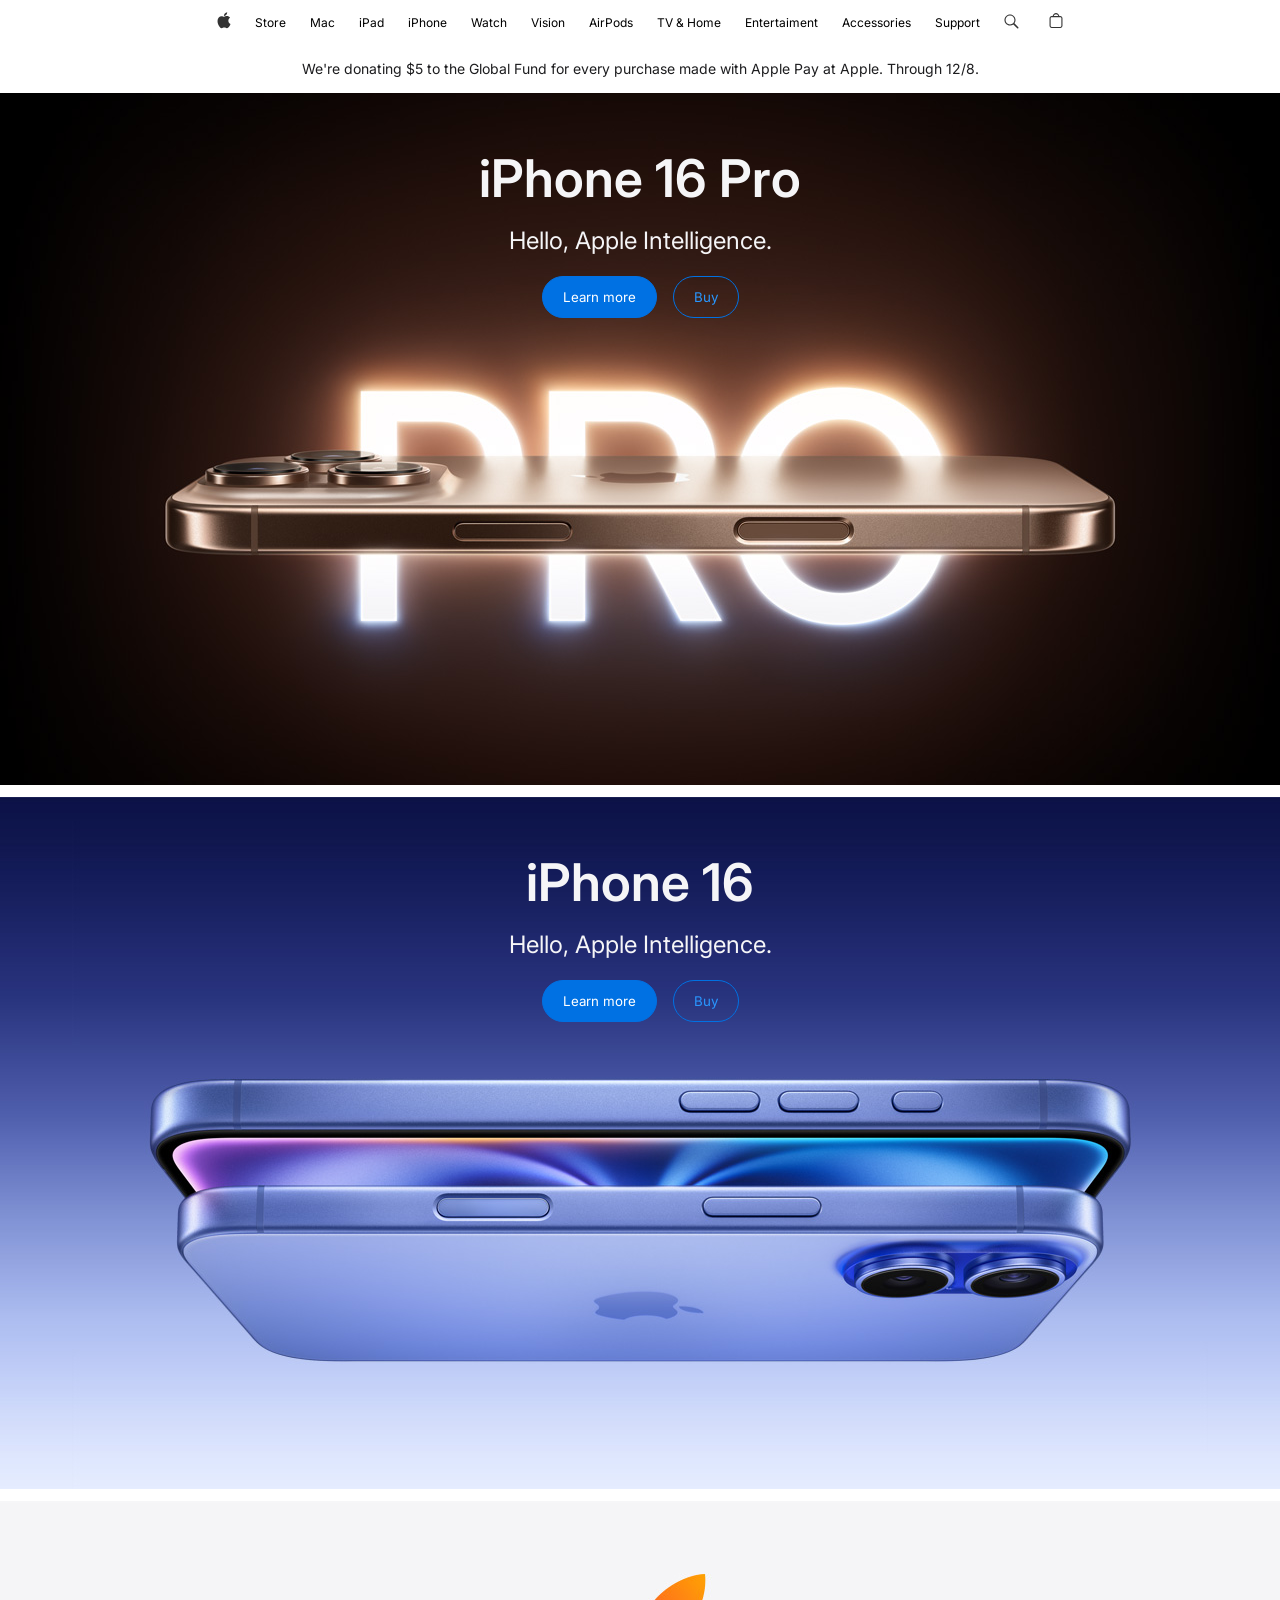
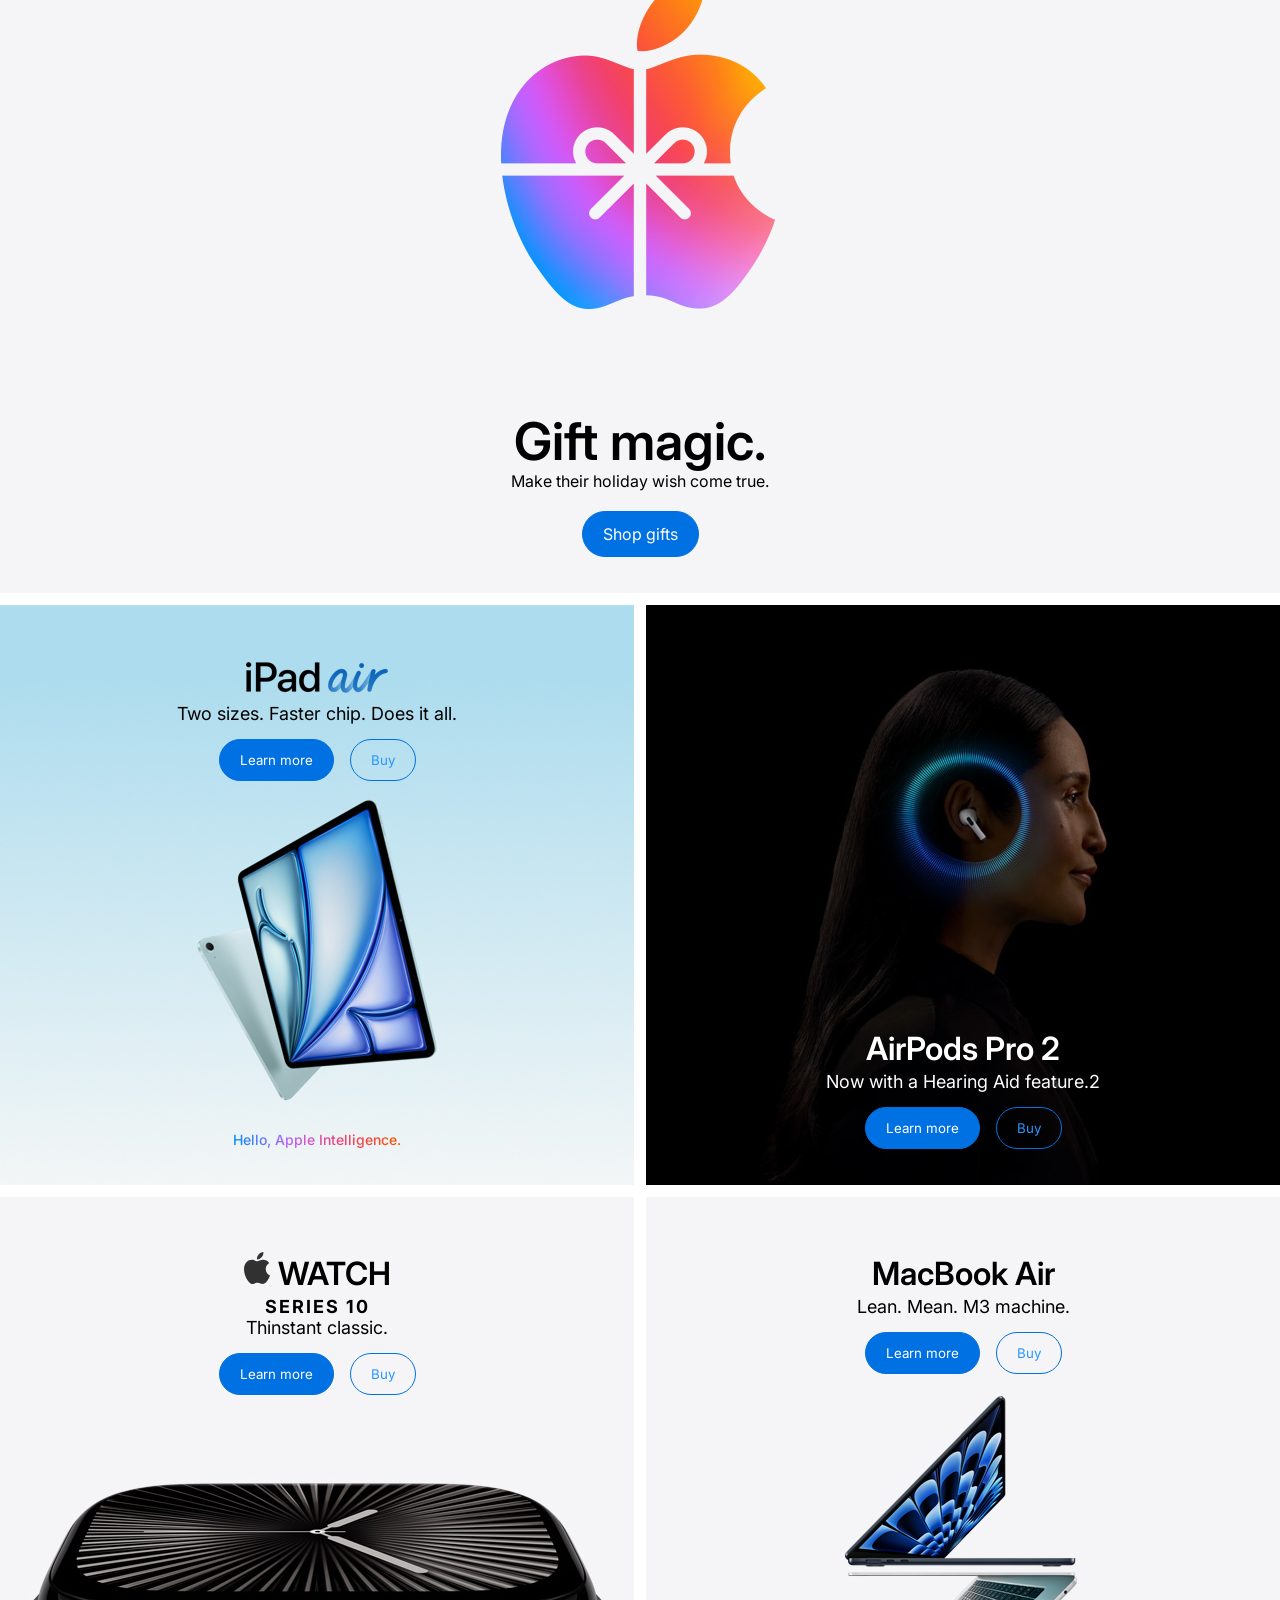
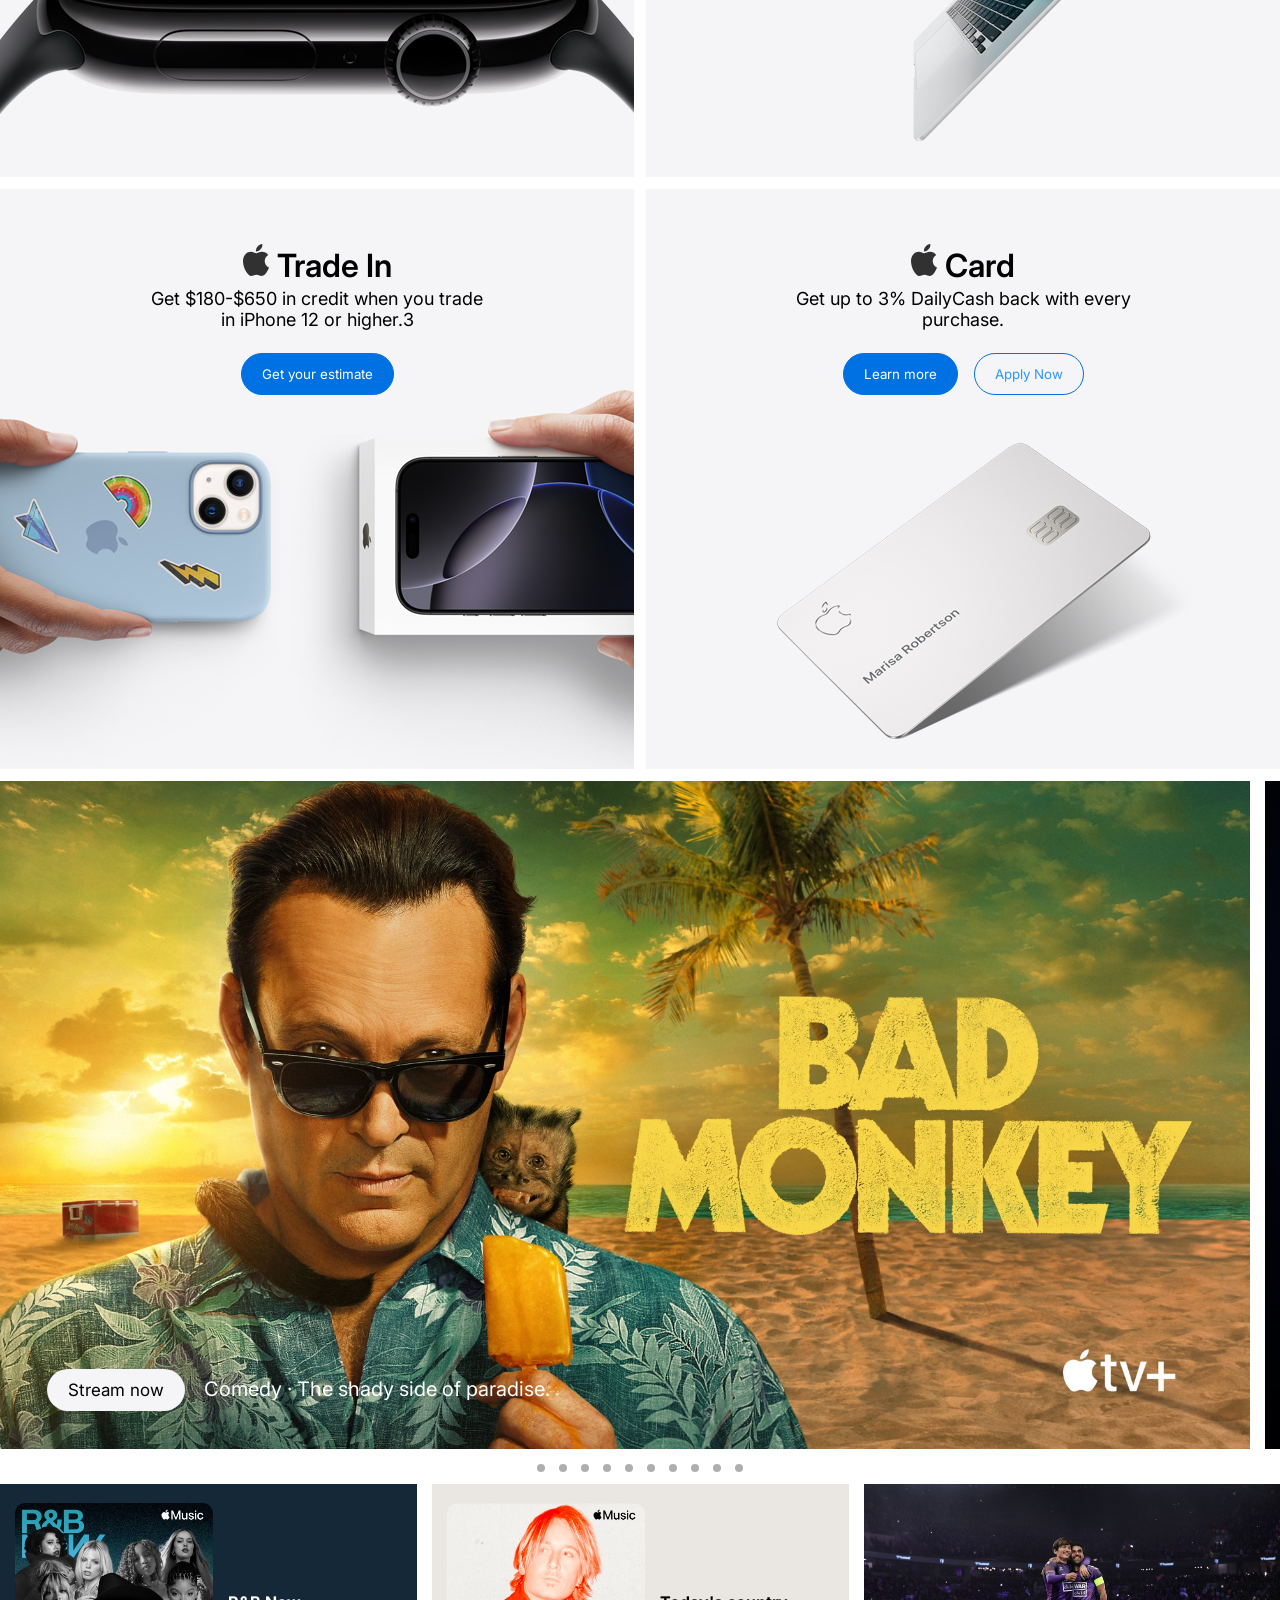
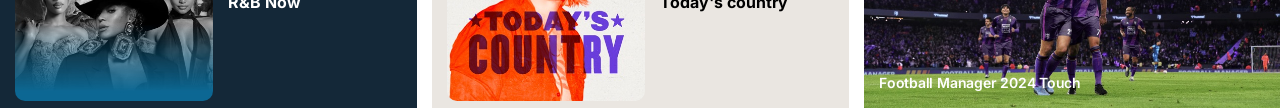
<file: index.html>
<!doctype html>
<html lang="en">
  <head>
    <meta charset="UTF-8" />
    <meta name="viewport" content="width=device-width, initial-scale=1.0" />
    <title>Apple web</title>
    <link rel="stylesheet" href="style.css" />
  </head>
  <body>
    <header class="headermenu">
      <div class="header-icon">
        <img src="images/SVG.svg" alt="icon" class="icon" />
      </div>
      <a href="store.html" class="header-link" style="text-decoration: none"
        >Store</a
      >
      <span class="header-link">Mac</span>
      <span class="header-link">iPad</span>
      <span class="header-link">iPhone</span>
      <span class="header-link">Watch</span>
      <span class="header-link">Vision</span>
      <span class="header-link">AirPods</span>
      <span class="header-link">TV & Home</span>
      <span class="header-link">Entertaiment</span>
      <span class="header-link">Accessories</span>
      <span class="header-link">Support</span>
      <div class="header-icons">
        <img src="images/SVG (1).svg" alt="icon" class="icon" />
        <img src="images/SVG (2).svg" alt="icon" class="icon" />
        <img src="images/menu (1).png" alt="icon" class="icon-menu" />
      </div>
    </header>
    <div class="donation-banner">
      We're donating $5 to the Global Fund for every purchase made with Apple
      Pay at Apple. Through 12/8.
    </div>
    <div id="container_16pro" class="container">
      <h2>iPhone 16 Pro</h2>
      <p>Hello, Apple Intelligence.</p>
      <div class="buttons">
        <button class="button_left">Learn more</button>
        <button class="button_right">Buy</button>
      </div>
    </div>
    <div id="container_16" class="container">
      <h2>iPhone 16</h2>
      <p>Hello, Apple Intelligence.</p>
      <div class="buttons">
        <button class="button_left">Learn more</button>
        <button class="button_right">Buy</button>
      </div>
    </div>
    <div class="container_gift">
      <h2 class="gift_header">Gift magic.</h2>
      <p class="gift_text">Make their holiday wish come true.</p>
      <div class="shop_gift">
        <a href="store.html" class="gift_button" style="text-decoration: none"
          >Shop gifts</a
        >
      </div>
    </div>
    <div class="product_container">
      <div class="product" id="product1">
        <div class="product_info">
          <img src="images/ipadair.jpg" alt="ipadair" class="ipad_air" />
          <p>Two sizes. Faster chip. Does it all.</p>
          <div class="buttons">
            <button class="button_left">Learn more</button>
            <button class="button_right">Buy</button>
          </div>
        </div>
        <div class="color_text">Hello, Apple Intelligence.</div>
      </div>
      <div class="product" id="product2">
        <h2>AirPods Pro 2</h2>
        <p>Now with a Hearing Aid feature.2</p>
        <div class="buttons">
          <button class="button_left">Learn more</button>
          <button class="button_right">Buy</button>
        </div>
      </div>
      <div class="product" id="product3">
        <span class="logo"
          ><img src="images/apple-logo.png.svg" alt="logo" class="apple_logo" />
          <h2>WATCH</h2></span
        >
        <p style="margin: 0" class="series">SERIES 10</p>
        <p>Thinstant classic.</p>
        <div class="buttons">
          <button class="button_left">Learn more</button>
          <button class="button_right">Buy</button>
        </div>
      </div>
      <div class="product" id="product4">
        <h2>MacBook Air</h2>
        <p>Lean. Mean. M3 machine.</p>
        <div class="buttons">
          <button class="button_left">Learn more</button>
          <button class="button_right">Buy</button>
        </div>
      </div>
      <div class="product" id="product5">
        <span class="logo"
          ><img src="images/apple-logo.png.svg" alt="logo" class="apple_logo" />
          <h2>Trade In</h2></span
        >

        <p>Get $180-$650 in credit when you trade in iPhone 12 or higher.3</p>
        <div class="buttons">
          <button class="button_left">Get your estimate</button>
        </div>
      </div>
      <div class="product" id="product6">
        <span class="logo"
          ><img src="images/apple-logo.png.svg" alt="logo" class="apple_logo" />
          <h2>Card</h2>
        </span>
        <p>Get up to 3% DailyCash back with every purchase.</p>
        <div class="buttons">
          <button class="button_left">Learn more</button>
          <button class="button_right">Apply Now</button>
        </div>
      </div>
    </div>
    <div class="media_section">
      <div
        id="item1"
        class="media_slide"
        style="background-image: url(images/bad-monkey.jpg)"
      >
        <div class="slide_info">
          <button class="info_button">Stream now</button>
          <span>Comedy · The shady side of paradise.</span>
        </div>
      </div>
      <div
        id="item2"
        class="media_slide"
        style="background-image: url(images/baseball.jpg)"
      >
        <div class="slide_info">
          <button class="info_button">Stream now</button>
          <span>Live MLB games, every Friday.</span>
        </div>
      </div>
      <div
        id="item3"
        class="media_slide"
        style="background-image: url(images/lady-in-the-lake.jpg)"
      >
        <div class="slide_info">
          <button class="info_button">Stream now</button>
          <span
            >Thriller · Natalie Portman and Moses Ingram star in a visionary
            noir thriller.</span
          >
        </div>
      </div>
      <div
        id="item4"
        class="media_slide"
        style="background-image: url(images/k-pop-idols.jpg)"
      >
        <div class="slide_info">
          <button class="info_button">Stream now</button>
          <span>Documentary · All that glitters isn't gold.</span>
        </div>
      </div>
      <div
        id="item5"
        class="media_slide"
        style="background-image: url(images/morning-show.jpg)"
      >
        <div class="slide_info">
          <button class="info_button">Stream now</button>
          <span>Drama · 16 Emmy® Nominations Including Best Drama</span>
        </div>
      </div>
      <div
        id="item6"
        class="media_slide"
        style="background-image: url(images/napoleon.jpg)"
      >
        <div class="slide_info">
          <button class="info_button">Stream now</button>
          <span>Drama · Experience Ridley Scott's extended epic.</span>
        </div>
      </div>
      <div
        id="item7"
        class="media_slide"
        style="background-image: url(images/pachinko.jpg)"
      >
        <div class="slide_info">
          <button class="info_button">Stream now</button>
          <span>Drama · New season.</span>
        </div>
      </div>
      <div
        id="item8"
        class="media_slide"
        style="background-image: url(images/pressumed-innocent.jpg)"
      >
        <div class="slide_info">
          <button class="info_button">Stream now</button>
          <span>Crime · Presume nothing.</span>
        </div>
      </div>
      <div
        id="item9"
        class="media_slide"
        style="background-image: url(images/instigators.jpg)"
      >
        <div class="slide_info">
          <button class="info_button">Stream now</button>
          <span>Action · Worst. Heist. Ever.</span>
        </div>
      </div>
      <div
        id="item10"
        class="media_slide"
        style="background-image: url(images/season-pass.jpg)"
      >
        <div class="slide_info">
          <button class="info_button">Stream now</button>
          <span>Watch Messi, every club, and every match--live.</span>
        </div>
      </div>
    </div>
    <div class="bullets">
      <a href="#item1" class="bullet"></a>
      <a href="#item2" class="bullet"></a>
      <a href="#item3" class="bullet"></a>
      <a href="#item4" class="bullet"></a>
      <a href="#item5" class="bullet"></a>
      <a href="#item6" class="bullet"></a>
      <a href="#item7" class="bullet"></a>
      <a href="#item8" class="bullet"></a>
      <a href="#item9" class="bullet"></a>
      <a href="#item10" class="bullet"></a>
    </div>
    <div class="slide_section">
      <div class="slide">
        <div class="slide_item slide-item1">
          <img src="images/1 (1).jpg" alt="image" class="image1" />
          <p>R&B Now</p>
          <div class="content"><p>Listen now</p></div>
        </div>
        <div class="slide_item slide-item2">
          <img src="images/2.jpg" alt="image" class="image2" />
          <p>Today's country</p>
          <div class="content"><p>Listen now</p></div>
        </div>
        <div class="slide_item" style="background-image: url(images/3.jpg)">
          <div class="content content_other"><p>Listen now</p></div>
          <div class="slide_item_info">Football Manager 2024 Touch</div>
        </div>
        <div class="slide_item" style="background-image: url(images/4.jpg)">
          <div class="content content_other"><p>Listen now</p></div>
          <div class="slide_item_info">6 Weeks to Restart Your Fitness</div>
        </div>
        <div class="slide_item" style="background-image: url(images/5.jpg)">
          <div class="content content_other"><p>Listen now</p></div>
          <div class="slide_item_info">NBA 2K25 Arcade Edition</div>
        </div>
        <div class="slide_item" style="background-image: url(images/6.jpg)">
          <div class="content content_other"><p>Listen now</p></div>
          <div class="slide_item_info">Strength with Kyle</div>
        </div>
        <div class="slide_item" style="background-image: url(images/7.jpg)">
          <div class="content content_other"><p>Listen now</p></div>
          <div class="slide_item_info">Run your first 5K</div>
        </div>
        <div class="slide_item slide-item8">
          <img src="images/8.jpg" alt="image" class="image8" />
          <p>Today's Indie rock</p>
          <div class="content"><p>Listen now</p></div>
        </div>
        <div class="slide_item" style="background-image: url(images/9.jpg)">
          <div class="content content_other"><p>Listen now</p></div>
          <div class="slide_item_info">Hello Kitty Island Adventure</div>
        </div>
        <div class="slide_item slide-item10">
          <img src="images/10.jpg" alt="image" class="image10" />
          <p>Strength with Kyle</p>
          <div class="content"><p>Listen now</p></div>
        </div>
        <!--duplicate -->
        <div class="slide_item slide-item1">
          <img src="images/1 (1).jpg" alt="image" class="image1" />
          <p>R&B Now</p>
          <div class="content"><p>Listen now</p></div>
        </div>
        <div class="slide_item slide-item2">
          <img src="images/2.jpg" alt="image" class="image2" />
          <p>Today's country</p>
          <div class="content"><p>Listen now</p></div>
        </div>
        <div class="slide_item" style="background-image: url(images/3.jpg)">
          <div class="content content_other"><p>Listen now</p></div>
          <div class="slide_item_info">Football Manager 2024 Touch</div>
        </div>
        <div class="slide_item" style="background-image: url(images/4.jpg)">
          <div class="content content_other"><p>Listen now</p></div>
          <div class="slide_item_info">6 Weeks to Restart Your Fitness</div>
        </div>
        <div class="slide_item" style="background-image: url(images/5.jpg)">
          <div class="content content_other"><p>Listen now</p></div>
          <div class="slide_item_info">NBA 2K25 Arcade Edition</div>
        </div>
        <div class="slide_item" style="background-image: url(images/6.jpg)">
          <div class="content content_other"><p>Listen now</p></div>
          <div class="slide_item_info">Strength with Kyle</div>
        </div>
        <div class="slide_item" style="background-image: url(images/7.jpg)">
          <div class="content content_other"><p>Listen now</p></div>
          <div class="slide_item_info">Run your first 5K</div>
        </div>
        <div class="slide_item slide-item8">
          <img src="images/8.jpg" alt="image" class="image8" />
          <p>Today's Indie rock</p>
          <div class="content"><p>Listen now</p></div>
        </div>
        <div class="slide_item" style="background-image: url(images/9.jpg)">
          <div class="content content_other"><p>Listen now</p></div>
          <div class="slide_item_info">Hello Kitty Island Adventure</div>
        </div>
        <div class="slide_item slide-item10">
          <img src="images/10.jpg" alt="image" class="image10" />
          <p>Strength with Kyle</p>
          <div class="content"><p>Listen now</p></div>
        </div>
      </div>
    </div>
  </body>
</html>
</file>
<file: style.css>
@import url("https://fonts.googleapis.com/css2?family=Inter:ital,opsz,wght@0,14..32,100..900;1,14..32,100..900&family=Montserrat:ital,wght@0,100..900;1,100..900&display=swap");
* {
  padding: 0;
  margin: 0;
  box-sizing: border-box;
  font-family: "Inter", serif;
}
html {
  scroll-behavior: smooth;
}

.center {
  display: flex;
  align-items: center;
  justify-content: center;
}

.align-center {
  display: flex;
  align-items: center;
}
header {
  width: 100vw;
  height: 44px;
  top: 0;
  position: fixed;
  display: flex;
  justify-content: center;
  align-items: center;
  background: rgba(255, 255, 255, 0.8);
  column-gap: 24px;
}
.header-link {
  display: flex;
  flex-direction: column;
  justify-content: center;
  font-size: 12px;
  color: #000;
}
.header-icons {
  display: flex;
  gap: 30px;
  align-items: center;
}
.icon {
  display: flex;
  align-items: center;
  justify-content: center;
}
.icon-menu {
  display: none;
  height: 20px;
}
.donation-banner {
  display: flex;
  padding: 16px 0;
  margin-top: 44px;
  justify-content: center;
  align-items: center;
  gap: 4px;
  color: #1d1d1f;
  text-align: center;
  font-family: "Inter";
  font-size: 14px;
  font-style: normal;
}
#container_16pro {
  background-image: url(images/main1.jpg.jpg);
}
#container_16 {
  background-image: url(images/main2.jpg.jpg);
}
h2 {
  display: flex;
  height: 60px;
  flex-direction: column;
  justify-content: center;
  color: #f5f5f7;
  text-align: center;
  font-size: 52px;
  font-style: normal;
  font-weight: 600;
}
.container p {
  display: flex;
  height: 32px;
  flex-direction: column;
  justify-content: center;
  color: #f5f5f7;
  text-align: center;
  font-size: 24px;
  font-style: normal;
  font-weight: 400;
  margin-top: 16px;
  margin-bottom: 20px;
}
button {
  padding: 12px 20px;
  border-radius: 999px;
  border: solid #0071e3 1px;
}
.buttons {
  display: flex;
  gap: 16px;
  justify-content: center;
  align-items: center;
}
.button_left {
  background: #0071e3;
  color: #fff;
}
.button_right {
  color: #2997ff;
  background-color: transparent;
}
.container {
  width: 100%;
  height: 692px;
  text-align: center;
  margin-bottom: 12px;
  flex-direction: column;
  background-size: cover;
  padding-block: 55px 36px;
  background-position: center;
}
.container_gift {
  background-image: url(images/main3.jpg.jpg);
  width: 100%;
  height: 692px;
  text-align: center;
  margin-bottom: 12px;
  flex-direction: column;
  background-size: cover;
  padding-block: 55px 36px;
  background-position: center;
  display: flex;
  justify-content: flex-end;
}
.gift_header {
  color: #000;
}
.gift_text {
  color: #000;
}
.shop_gift {
  display: flex;
  justify-content: center;
  align-items: center;
}
.gift_button {
  background: #0071e3;
  color: #fff;
  padding: 12px 20px;
  border-radius: 999px;
  border: solid #0071e3 1px;
  margin-top: 20px;
}
.product_container {
  gap: 12px;
  display: grid;
  margin-bottom: 12px;
  grid-auto-rows: 580px;
  grid-template-columns: repeat(2, 1fr);
}
.product {
  width: 100%;
  height: 580px;
  text-align: center;
  margin-bottom: 12px;
  flex-direction: column;
  background-size: cover;
  padding-block: 55px 36px;
  background-position: center;
  display: flex;
  align-items: center;
}
.product_info {
  display: flex;
  flex-direction: column;
  align-items: center;
}
#product1 {
  background-image: url(images/product1.jpg);
  display: flex;
  justify-content: space-between;
}
#product2 {
  background-image: url(images/product2.jpg);
  display: flex;
  justify-content: flex-end;
}
#product3 {
  background-image: url(images/product3.jpg);
}
#product4 {
  background-image: url(images/product4.jpg);
}
#product5 {
  background-image: url(images/product5.jpg);
}
#product6 {
  background-image: url(images/product6.jpg);
}
.ipad_air {
  width: 144px;
  height: 33px;
  display: flex;
  justify-content: center;
  align-items: center;
  margin-bottom: 10px;
}
.color_text {
  text-align: center;
  font-size: 14px;
  font-style: normal;
  font-weight: 500;
  line-height: 18px;
  background: linear-gradient(
    90deg,
    #0090f7 0%,
    #ba62fc 33.33%,
    #f2416b 66.67%,
    #f55600 100%
  );
  background-clip: text;
  -webkit-background-clip: text;
  -webkit-text-fill-color: transparent;
}
.product h2 {
  color: #000;
  font-size: 32px;
  height: 44px;
  font-style: normal;
  font-weight: 600;
  line-height: 44px;
}
.product p {
  color: #000;
  margin: 0;
  font-size: 18px;
  margin-bottom: 15px;
}
#product2 h2 {
  color: #fff;
}
#product2 p {
  color: #fff;
}
.series {
  font-size: 15px;
  font-weight: 700;
  line-height: normal;
  letter-spacing: 2px;
}
#product5 p {
  width: 344px;
  height: 50px;
}
#product6 p {
  width: 344px;
  height: 50px;
}
.logo {
  display: flex;
  gap: 8px;
}
.apple_logo {
  width: 26px;
  height: 32px;
}
.media_section {
  width: 100%;
  display: flex;
  column-gap: 15px;
  overflow-x: scroll;
  align-items: center;
  scrollbar-width: none;
  scroll-behavior: smooth;
  scroll-snap-type: x mandatory;
}
.media_slide {
  height: 668px;
  width: 1250px;
  color: white;
  flex-shrink: 0;
  font-size: 20px;
  position: relative;
  scroll-snap-align: center;
  background-position: center;
  background-size: cover;
}
.slide_info {
  left: 47px;
  bottom: 38px;
  position: absolute;
}
.info_button {
  border: none;
  cursor: pointer;
  font-size: 17px;
  padding: 11px 21px;
  margin-right: 14px;
  border-radius: 999px;
  background-color: #f5f5f7;
}
.bullets {
  display: flex;
  justify-content: center;
  margin-top: 15px;
}
.bullet {
  width: 8px;
  height: 8px;
  opacity: 0.75;
  margin-inline: 7px;
  border-radius: 50%;
  background-color: #0000006b;
}
.slide_section {
  width: 100%;
  overflow: hidden;
  padding-top: 12px;
  height: 236px;
  position: relative;
}
.slide {
  width: max-content;
  display: flex;
  gap: 15px;
  animation: slide 60s linear infinite;
  position: relative;
}
.slide_item {
  min-width: 417px;
  height: 236px;
  background-position: center;
  background-size: cover;
  position: relative;
  flex-shrink: 0;
  overflow: hidden;
}
@keyframes slide {
  from {
    transform: translateX(0);
  }
  to {
    transform: translateX(calc(-50% - 8px));
  }
}
.slide-item1 {
  display: flex;
  align-items: center;
  background-color: rgb(20, 40, 56);
  padding-left: 15px;
  display: flex;
  gap: 15px;
}
.slide-item2 {
  display: flex;
  align-items: center;
  background-color: #eae6e1;
  padding-left: 15px;
  display: flex;
  gap: 15px;
}
.slide-item8 {
  display: flex;
  align-items: center;
  background-color: rgb(64, 13, 14);
  padding-left: 15px;
  display: flex;
  gap: 15px;
}
.slide-item10 {
  display: flex;
  align-items: center;
  background-color: rgb(38, 38, 38);
  padding-left: 15px;
  display: flex;
  gap: 15px;
}
.image1,
.image2,
.image8,
.image10 {
  width: 198px;
  height: 198px;
  border-radius: 10px;
}
.slide-item1 p {
  color: white;
  font-size: 16px;
  font-weight: bold;
}
.slide-item2 p,
.slide-item8 p,
.slide-item10 p {
  color: #000;
  font-size: 16px;
  font-weight: bold;
}
.slide_item_info {
  padding-left: 15px;
  padding-top: 190px;
  color: #fff;
  font-size: 14px;
  font-style: normal;
  font-weight: 600;
  line-height: 18px;
  letter-spacing: -0.224px;
}
.slide:hover {
  animation-play-state: paused;
}
.slide:hover .slide_item {
  filter: grayscale(100%);
}
.slide .slide_item:hover {
  filter: grayscale(0%);
}
.slide_item::after {
  content: "";
  position: absolute;
  inset: 0;
  background: rgba(0, 0, 0, 0);
  transition: 0.3s ease;
}
.slide .slide_item:hover::after {
  background: rgba(0, 0, 0, 0.3);
}
.slide_item:hover .content::after {
  background: rgba(0, 0, 0, 0);
}
.content {
  position: absolute;
  padding: 6px 14px;
  border-radius: 999px;
  background-color: #f5f5f7;
  display: flex;
  align-items: center;
  margin-left: 160px;
  z-index: 2;
}
.content p {
  color: #000;
  font-size: 14px;
  font-weight: normal;
}
.slide_item .content {
  position: absolute;
  opacity: 0;
  transition: 0.3s ease;
}
.slide_item:hover .content {
  opacity: 1;
}
.content_other {
  margin-top: 100px;
}
@media (max-width: 1024px) {
  /* Header Section */
  header {
    height: 48px;
    justify-content: space-between;
    padding-left: 20px;
    padding-right: 20px;
  }

  .header-link {
    display: none;
  }
  .icon-menu {
    display: block;
  }

  /* Banner Section */
  .donation-banner {
    margin-top: 48px;
    padding-block: 12px;
  }

  /* Hero Section */
  .container {
    height: 650px;
    padding-top: 50px;
  }

  #container_16pro {
    background-image: url("images/16pro-tablet.jpg");
  }

  #container_16 {
    background-image: url("images/16-tablet.jpg");
  }

  .container h2 {
    font-size: 42px;
  }

  .container p {
    margin-block: 4px 16px;
  }
}

@media (max-width: 768px) {
  .product_container {
    grid-auto-rows: 490px;
  }

  .product {
    padding-block: 42px;
  }

  .product h2 {
    font-size: 30px;
    font-weight: 700;
  }

  .product p {
    font-size: 18px;
  }
  #product2 .buttons {
    margin-bottom: 80px;
  }

  .media_slide {
    width: 689px;
    height: 368px;
  }
}

@media (max-width: 430px) {
  /* Hero Section */
  .container {
    height: 500px;
  }

  #container_16pro {
    background-image: url("images/16pro-mobile.jpg");
  }
  #container_16pro h2 {
    margin-top: 280px;
  }

  #container_16 {
    background-image: url("images/16-mobile.jpg");
  }

  .container h2 {
    font-size: 30px;
    font-weight: 700;
    height: 30px;
  }

  .buttons,
  .product-buttons {
    column-gap: 12px;
  }

  .buttons {
    padding: 8px 16px;
  }

  .product_container {
    grid-template-columns: 1fr;
  }

  .product {
    padding-block: 46px;
  }

  .media_slide {
    width: 274px;
    height: 495px;
  }
}
</file>
